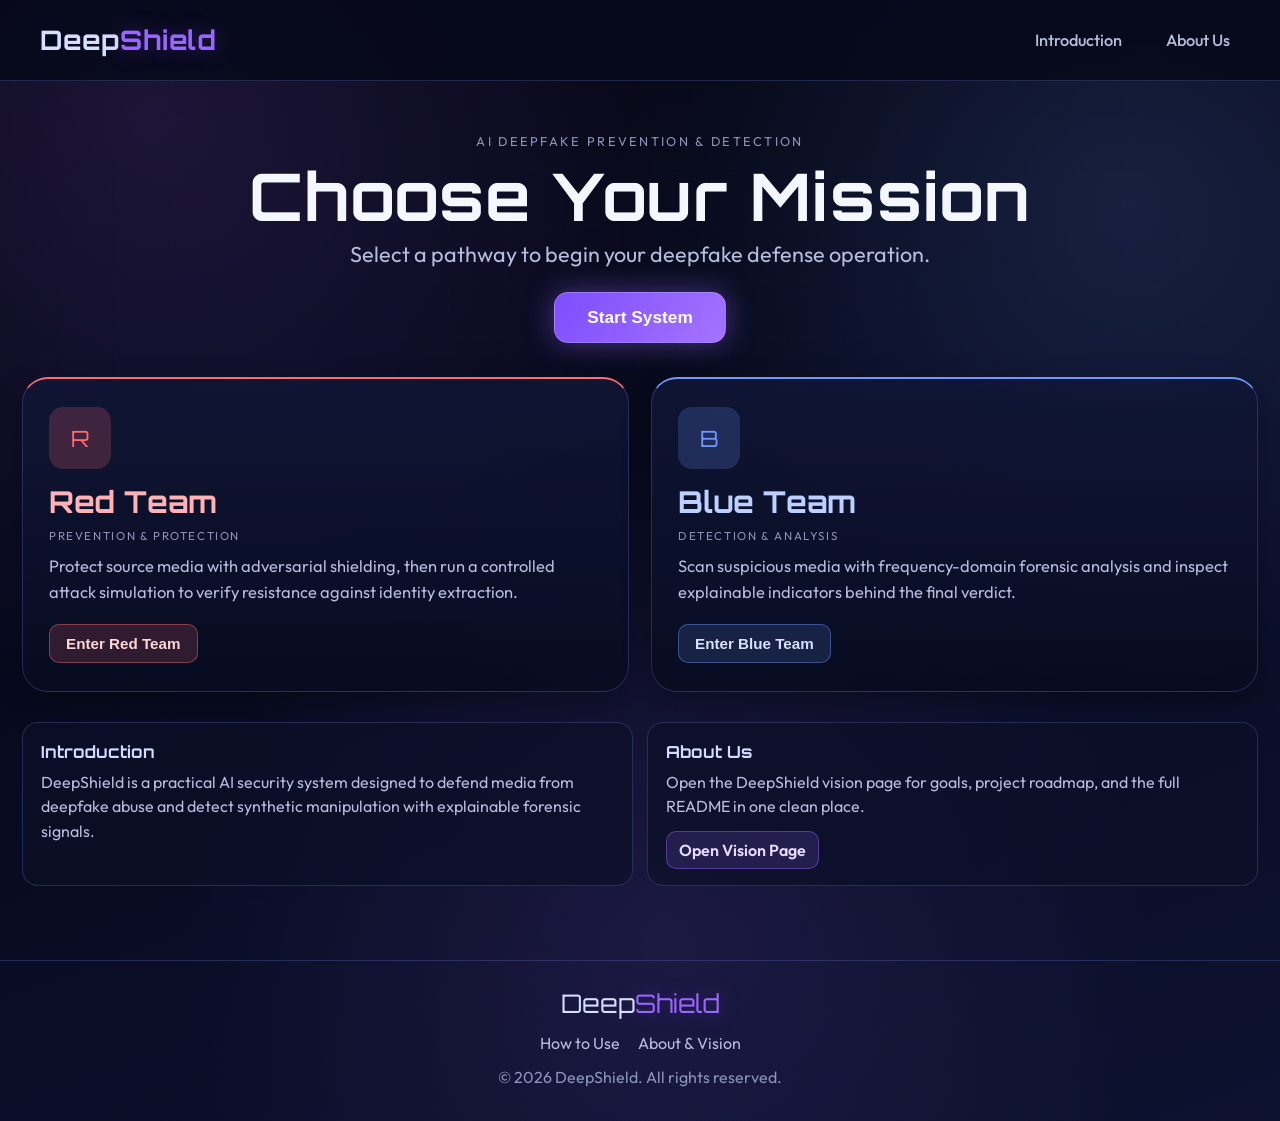
<file: templates/index.html>
<!DOCTYPE html>
<html lang="en">
<head>
    <meta charset="UTF-8">
    <meta name="viewport" content="width=device-width, initial-scale=1.0">
    <title>DeepShield | Mission Control</title>
    <meta name="description" content="DeepShield mission interface for deepfake prevention and forensic detection.">
    <link rel="preconnect" href="https://fonts.googleapis.com">
    <link rel="preconnect" href="https://fonts.gstatic.com" crossorigin>
    <link href="https://fonts.googleapis.com/css2?family=Orbitron:wght@500;700;800&family=Outfit:wght@300;400;500;600;700&display=swap" rel="stylesheet">
    <link rel="stylesheet" href="/static/style.css">
</head>
<body>
    <div class="app-shell">
        <header class="topbar">
            <button class="brand brand-button" id="brand-home" type="button" aria-label="Back to mission home">
                <span class="brand-core">Deep</span><span class="brand-accent">Shield</span>
            </button>
            <nav class="top-nav" aria-label="Primary">
                <button class="nav-link" type="button" data-scroll-target="introduction">Introduction</button>
                <a class="nav-link nav-link-anchor" href="/about">About Us</a>
            </nav>
        </header>

        <main>
            <section class="screen active" data-screen="landing" id="screen-landing">
                <section class="hero">
                    <p class="hero-kicker">AI Deepfake Prevention & Detection</p>
                    <h1 class="hero-title">Choose Your Mission</h1>
                    <p class="hero-subtitle">Select a pathway to begin your deepfake defense operation.</p>
                    <button id="start-system-btn" class="primary-cta" type="button">Start System</button>
                </section>

                <section class="mission-grid" id="mission-grid">
                    <article class="mission-card red">
                        <div class="mission-icon">R</div>
                        <h2>Red Team</h2>
                        <p class="mission-tag">Prevention & Protection</p>
                        <p class="mission-copy">
                            Protect source media with adversarial shielding, then run a controlled attack simulation
                            to verify resistance against identity extraction.
                        </p>
                        <button class="mission-btn red" type="button" data-open-screen="red">Enter Red Team</button>
                    </article>

                    <article class="mission-card blue">
                        <div class="mission-icon">B</div>
                        <h2>Blue Team</h2>
                        <p class="mission-tag">Detection & Analysis</p>
                        <p class="mission-copy">
                            Scan suspicious media with frequency-domain forensic analysis and inspect explainable
                            indicators behind the final verdict.
                        </p>
                        <button class="mission-btn blue" type="button" data-open-screen="blue">Enter Blue Team</button>
                    </article>
                </section>

                <section class="info-panels">
                    <article class="info-card" id="introduction">
                        <h3>Introduction</h3>
                        <p>
                            DeepShield is a practical AI security system designed to defend media from deepfake abuse
                            and detect synthetic manipulation with explainable forensic signals.
                        </p>
                    </article>
                    <article class="info-card" id="about">
                        <h3>About Us</h3>
                        <p>
                            Open the DeepShield vision page for goals, project roadmap, and the full README in one
                            clean place.
                        </p>
                        <a class="about-link-btn" href="/about">Open Vision Page</a>
                    </article>
                </section>
            </section>

            <section class="screen" data-screen="red" id="screen-red">
                <div class="workspace-head red">
                    <div>
                        <p class="workspace-label">Red Team</p>
                        <h2>Prevention & Protection Mission</h2>
                        <p>Secure source media before synthetic manipulation attempts.</p>
                    </div>
                    <button class="back-btn" type="button" data-open-screen="landing">Back to Mission</button>
                </div>

                <div class="tool-switch">
                    <button class="tool-btn red active" type="button" data-red-tool="protect">Protection</button>
                    <button class="tool-btn red" type="button" data-red-tool="swap">Attack Simulation</button>
                </div>

                <section class="tool-view active" data-red-view="protect">
                    <div class="panel">
                        <h3>Adversarial Protection</h3>
                        <p class="panel-sub">
                            Upload a face image to apply DeepShield adversarial protection with quality and identity
                            disruption metrics.
                        </p>
                        <div class="upload-zone" id="protect-upload" tabindex="0" role="button" aria-label="Upload image for protection">
                            <input type="file" id="protect-file" accept="image/*" hidden>
                            <div class="upload-placeholder" id="protect-placeholder">
                                <p class="upload-main">Drop image here</p>
                                <p class="upload-sub">or click to browse (JPG, PNG)</p>
                            </div>
                            <img id="protect-preview" class="upload-preview" alt="Protection preview">
                        </div>
                        <button class="action-btn red" id="protect-btn" type="button" disabled>
                            <span class="btn-text">Apply Protection</span>
                            <span class="btn-loading">Processing...</span>
                        </button>
                        <div class="task-progress" id="protect-progress-wrap" hidden>
                            <div class="task-progress-head">
                                <span id="protect-progress-label">Initializing...</span>
                                <strong id="protect-progress-value">0%</strong>
                            </div>
                            <div class="task-progress-track">
                                <div class="task-progress-fill red" id="protect-progress-fill"></div>
                            </div>
                        </div>
                        <p class="inline-error" id="protect-error" aria-live="polite"></p>
                    </div>

                    <section class="results-block" id="protect-results" hidden>
                        <h4>Protection Results</h4>
                        <div class="comparison-grid">
                            <article class="compare-card">
                                <p>Original</p>
                                <img id="result-original" alt="Original image">
                            </article>
                            <article class="compare-card">
                                <p>Protected</p>
                                <img id="result-protected" alt="Protected image">
                            </article>
                        </div>
                        <div class="metric-grid">
                            <article class="metric-card">
                                <h5>Visual Quality</h5>
                                <div class="metric-row">
                                    <span>PSNR</span>
                                    <div class="bar-wrap"><div class="bar good" id="bar-psnr"></div></div>
                                    <strong id="val-psnr">--</strong>
                                </div>
                                <div class="metric-row">
                                    <span>SSIM</span>
                                    <div class="bar-wrap"><div class="bar good" id="bar-ssim"></div></div>
                                    <strong id="val-ssim">--</strong>
                                </div>
                            </article>
                            <article class="metric-card">
                                <h5>Identity Disruption</h5>
                                <div class="metric-row">
                                    <span>ArcFace</span>
                                    <div class="bar-wrap"><div class="bar danger" id="bar-arcface"></div></div>
                                    <strong id="val-arcface">--</strong>
                                </div>
                                <div class="metric-row">
                                    <span>FaceNet</span>
                                    <div class="bar-wrap"><div class="bar danger" id="bar-facenet"></div></div>
                                    <strong id="val-facenet">--</strong>
                                </div>
                            </article>
                        </div>
                        <p class="elapsed" id="protect-elapsed"></p>
                    </section>
                </section>

                <section class="tool-view" data-red-view="swap">
                    <div class="panel">
                        <h3>Comparative Attack Simulation</h3>
                        <p class="panel-sub">
                            Run controlled swaps with clean and protected source media to compare identity transfer.
                        </p>
                        <div class="triple-upload">
                            <div class="small-upload">
                                <input type="file" id="swap-orig-file" accept="image/*" hidden>
                                <label for="swap-orig-file">Original Source</label>
                                <div class="upload-zone compact" id="swap-orig-upload" tabindex="0" role="button" aria-label="Upload original source image">
                                    <div class="upload-placeholder" id="swap-orig-placeholder">
                                        <p>Upload clean source</p>
                                    </div>
                                    <img id="swap-orig-preview" class="upload-preview" alt="Original source preview">
                                </div>
                            </div>
                            <div class="small-upload">
                                <input type="file" id="swap-prot-file" accept="image/*" hidden>
                                <label for="swap-prot-file">Protected Source</label>
                                <div class="upload-zone compact" id="swap-prot-upload" tabindex="0" role="button" aria-label="Upload protected source image">
                                    <div class="upload-placeholder" id="swap-prot-placeholder">
                                        <p>Upload protected source</p>
                                    </div>
                                    <img id="swap-prot-preview" class="upload-preview" alt="Protected source preview">
                                </div>
                            </div>
                            <div class="small-upload">
                                <input type="file" id="swap-target-file" accept="image/*" hidden>
                                <label for="swap-target-file">Target</label>
                                <div class="upload-zone compact" id="swap-target-upload" tabindex="0" role="button" aria-label="Upload target image">
                                    <div class="upload-placeholder" id="swap-target-placeholder">
                                        <p>Upload target image</p>
                                    </div>
                                    <img id="swap-target-preview" class="upload-preview" alt="Target preview">
                                </div>
                            </div>
                        </div>
                        <button class="action-btn red" id="swap-btn" type="button" disabled>
                            <span class="btn-text">Run Comparative Face Swap</span>
                            <span class="btn-loading">Simulating...</span>
                        </button>
                        <div class="task-progress" id="swap-progress-wrap" hidden>
                            <div class="task-progress-head">
                                <span id="swap-progress-label">Preparing simulation...</span>
                                <strong id="swap-progress-value">0%</strong>
                            </div>
                            <div class="task-progress-track">
                                <div class="task-progress-fill red" id="swap-progress-fill"></div>
                            </div>
                        </div>
                        <p class="inline-error" id="swap-error" aria-live="polite"></p>
                    </div>

                    <section class="results-block" id="swap-results" hidden>
                        <h4>Swap Results</h4>
                        <div class="swap-results-grid">
                            <article class="swap-card">
                                <header id="swap-clean-header">
                                    <span class="badge high">HIGH QUALITY</span>
                                </header>
                                <p class="swap-title">From Original (No Protection)</p>
                                <img id="swap-clean-img" alt="Clean swap result">
                                <div class="meter-row">
                                    <span>Identity Match</span>
                                    <div class="bar-wrap"><div class="bar good" id="conf-clean"></div></div>
                                    <strong id="conf-clean-val">--</strong>
                                </div>
                            </article>
                            <article class="swap-card">
                                <header id="swap-prot-header">
                                    <span class="badge degraded">DEGRADED</span>
                                </header>
                                <p class="swap-title">From Protected (DeepShield Active)</p>
                                <img id="swap-prot-img" alt="Protected swap result">
                                <div class="meter-row">
                                    <span>Identity Match</span>
                                    <div class="bar-wrap"><div class="bar danger" id="conf-prot"></div></div>
                                    <strong id="conf-prot-val">--</strong>
                                </div>
                            </article>
                        </div>
                        <p class="elapsed" id="swap-elapsed"></p>
                    </section>
                </section>
            </section>

            <section class="screen" data-screen="blue" id="screen-blue">
                <div class="workspace-head blue">
                    <div>
                        <p class="workspace-label">Blue Team</p>
                        <h2>Detection & Analysis Mission</h2>
                        <p>Scan media for synthetic manipulation with explainable forensic indicators.</p>
                    </div>
                    <button class="back-btn" type="button" data-open-screen="landing">Back to Mission</button>
                </div>

                <div class="blue-layout">
                    <div class="blue-main">
                        <div class="panel">
                            <h3>Deep Scan</h3>
                            <p class="panel-sub">Upload media and run forensic detection pipeline analysis.</p>
                            <div class="upload-zone" id="detect-upload" tabindex="0" role="button" aria-label="Upload image for deepfake detection">
                                <input type="file" id="detect-file" accept="image/*" hidden>
                                <div class="upload-placeholder" id="detect-placeholder">
                                    <p class="upload-main">Drop media to scan</p>
                                    <p class="upload-sub">or click to browse (JPG, PNG)</p>
                                </div>
                                <img id="detect-preview" class="upload-preview" alt="Detection preview">
                            </div>
                            <button class="action-btn blue" id="detect-btn" type="button" disabled>
                                <span class="btn-text">Run Detection</span>
                                <span class="btn-loading">Analyzing...</span>
                            </button>
                            <div class="task-progress" id="detect-progress-wrap" hidden>
                                <div class="task-progress-head">
                                    <span id="detect-progress-label">Preparing forensic scan...</span>
                                    <strong id="detect-progress-value">0%</strong>
                                </div>
                                <div class="task-progress-track">
                                    <div class="task-progress-fill blue" id="detect-progress-fill"></div>
                                </div>
                            </div>
                            <p class="inline-error" id="detect-error" aria-live="polite"></p>
                        </div>

                        <section class="results-block" id="detect-results" hidden>
                            <h4>Detection Results</h4>
                            <div class="verdict-card" id="verdict-card">
                                <p class="verdict-label" id="verdict-label">UNKNOWN</p>
                                <p class="verdict-confidence" id="verdict-confidence">Confidence: --</p>
                            </div>
                            <article class="reason-card">
                                <h5>Forensic Reasoning</h5>
                                <p id="detect-summary">Run a scan to see detailed reasoning.</p>
                                <ul id="detect-reasons"></ul>
                            </article>
                            <div class="detect-grid">
                                <article class="spectrum-card">
                                    <h5>FFT Spectrum</h5>
                                    <img id="spectrum-img" alt="Frequency spectrum">
                                </article>
                                <article class="analysis-card">
                                    <h5>Signal Breakdown</h5>
                                    <div class="analysis-row">
                                        <span>Frequency</span>
                                        <div class="bar-wrap"><div class="bar danger" id="abar-frequency"></div></div>
                                        <strong id="aval-frequency">--</strong>
                                    </div>
                                    <div class="analysis-row">
                                        <span>Noise</span>
                                        <div class="bar-wrap"><div class="bar danger" id="abar-noise"></div></div>
                                        <strong id="aval-noise">--</strong>
                                    </div>
                                    <div class="analysis-row">
                                        <span>Boundary</span>
                                        <div class="bar-wrap"><div class="bar danger" id="abar-boundary"></div></div>
                                        <strong id="aval-boundary">--</strong>
                                    </div>
                                    <div class="analysis-row">
                                        <span>Sharpness</span>
                                        <div class="bar-wrap"><div class="bar danger" id="abar-sharpness"></div></div>
                                        <strong id="aval-sharpness">--</strong>
                                    </div>
                                    <div class="analysis-row">
                                        <span>Compression</span>
                                        <div class="bar-wrap"><div class="bar danger" id="abar-compression"></div></div>
                                        <strong id="aval-compression">--</strong>
                                    </div>
                                    <div class="analysis-row">
                                        <span>Color Consistency</span>
                                        <div class="bar-wrap"><div class="bar danger" id="abar-color"></div></div>
                                        <strong id="aval-color">--</strong>
                                    </div>
                                </article>
                            </div>
                            <p class="elapsed" id="detect-elapsed"></p>
                        </section>
                    </div>

                    <aside class="pipeline-rail" id="pipeline-rail">
                        <header>
                            <h4>Detection Pipeline</h4>
                            <div class="pipeline-meta">
                                <span id="pipe-progress-count">0 / 7 stages</span>
                                <span id="pipe-timer">00:00</span>
                            </div>
                            <div class="pipe-progress-bar">
                                <div id="pipe-progress-fill"></div>
                            </div>
                        </header>
                        <ol id="detect-pipeline">
                            <li class="pipeline-stage pending" data-stage-index="0">
                                <span class="stage-name">Input normalization</span>
                                <span class="stage-status">PENDING</span>
                            </li>
                            <li class="pipeline-stage pending" data-stage-index="1">
                                <span class="stage-name">FFT spectrum extraction</span>
                                <span class="stage-status">PENDING</span>
                            </li>
                            <li class="pipeline-stage pending" data-stage-index="2">
                                <span class="stage-name">Frequency anomaly scoring</span>
                                <span class="stage-status">PENDING</span>
                            </li>
                            <li class="pipeline-stage pending" data-stage-index="3">
                                <span class="stage-name">Noise consistency scoring</span>
                                <span class="stage-status">PENDING</span>
                            </li>
                            <li class="pipeline-stage pending" data-stage-index="4">
                                <span class="stage-name">Boundary artifact scoring</span>
                                <span class="stage-status">PENDING</span>
                            </li>
                            <li class="pipeline-stage pending" data-stage-index="5">
                                <span class="stage-name">Sharpness mismatch scoring</span>
                                <span class="stage-status">PENDING</span>
                            </li>
                            <li class="pipeline-stage pending" data-stage-index="6">
                                <span class="stage-name">Verdict assembly</span>
                                <span class="stage-status">PENDING</span>
                            </li>
                        </ol>
                    </aside>
                </div>
            </section>
        </main>

        <footer class="site-footer">
            <div class="footer-brand">
                <span class="brand-core">Deep</span><span class="brand-accent">Shield</span>
            </div>
            <nav class="footer-links">
                <a href="#introduction">How to Use</a>
                <a href="/about">About & Vision</a>
            </nav>
            <p>&copy; 2026 DeepShield. All rights reserved.</p>
        </footer>
    </div>

    <script src="/static/app.js"></script>
</body>
</html>
</file>
<file: static/style.css>
:root {
    --bg-0: #02030a;
    --bg-1: #070a1f;
    --bg-2: #0d1230;
    --surface: rgba(15, 20, 47, 0.78);
    --surface-strong: rgba(18, 24, 58, 0.94);
    --surface-soft: rgba(12, 16, 39, 0.72);
    --border: rgba(132, 152, 255, 0.22);
    --border-strong: rgba(166, 182, 255, 0.35);
    --text-main: #f5f7ff;
    --text-dim: #b5bcdc;
    --text-soft: #8b93b8;
    --brand-purple: #9a66ff;
    --brand-glow: rgba(154, 102, 255, 0.35);
    --red-main: #ff6b72;
    --red-soft: rgba(255, 107, 114, 0.2);
    --blue-main: #6e98ff;
    --blue-soft: rgba(110, 152, 255, 0.2);
    --green: #37dc92;
    --orange: #ffc251;
    --danger: #ff636f;
    --radius-lg: 26px;
    --radius-md: 16px;
    --radius-sm: 12px;
    --shadow-lg: 0 18px 60px rgba(0, 0, 0, 0.45);
    --shadow-soft: 0 8px 28px rgba(0, 0, 0, 0.28);
}

* {
    box-sizing: border-box;
}

html, body {
    margin: 0;
    min-height: 100%;
}

body {
    font-family: "Outfit", "Segoe UI", sans-serif;
    color: var(--text-main);
    background:
        radial-gradient(circle at 12% 10%, rgba(154, 102, 255, 0.17), transparent 38%),
        radial-gradient(circle at 88% 18%, rgba(110, 152, 255, 0.16), transparent 35%),
        radial-gradient(circle at 52% 84%, rgba(154, 102, 255, 0.12), transparent 42%),
        linear-gradient(160deg, var(--bg-0), var(--bg-1) 45%, var(--bg-2));
    overflow-x: hidden;
}

body::before {
    content: "";
    position: fixed;
    inset: 0;
    pointer-events: none;
    background:
        linear-gradient(rgba(124, 130, 188, 0.08) 1px, transparent 1px),
        linear-gradient(90deg, rgba(124, 130, 188, 0.08) 1px, transparent 1px);
    background-size: 56px 56px;
    mask-image: radial-gradient(circle at center, black 24%, transparent 88%);
    opacity: 0.28;
}

.app-shell {
    position: relative;
    z-index: 1;
}

.topbar {
    position: sticky;
    top: 0;
    z-index: 60;
    display: flex;
    align-items: center;
    justify-content: space-between;
    gap: 20px;
    padding: 20px 34px;
    border-bottom: 1px solid var(--border);
    background: rgba(6, 10, 27, 0.88);
    backdrop-filter: blur(14px);
}

.brand {
    font-family: "Orbitron", "Outfit", sans-serif;
    font-size: clamp(1.35rem, 1.2rem + 0.6vw, 1.9rem);
    font-weight: 700;
    letter-spacing: 0.03em;
}

.brand-button {
    border: 0;
    background: transparent;
    color: inherit;
    cursor: pointer;
}

.brand-core {
    color: #d7deff;
}

.brand-accent {
    color: var(--brand-purple);
    text-shadow: 0 0 22px var(--brand-glow);
}

.top-nav {
    display: flex;
    gap: 12px;
    flex-wrap: wrap;
    justify-content: flex-end;
}

.nav-link {
    font-family: "Outfit", sans-serif;
    font-size: 1.02rem;
    font-weight: 500;
    color: var(--text-dim);
    background: transparent;
    border: 1px solid transparent;
    border-radius: 999px;
    padding: 9px 15px;
    cursor: pointer;
    transition: all 0.22s ease;
}

.nav-link-anchor {
    text-decoration: none;
    display: inline-flex;
    align-items: center;
    justify-content: center;
}

.nav-link:hover {
    color: var(--text-main);
    border-color: var(--border);
    background: rgba(130, 143, 220, 0.12);
}

main {
    width: min(1240px, calc(100% - 44px));
    margin: 0 auto;
    padding: 34px 0 34px;
}

.screen {
    display: none;
    animation: screenIn 0.45s ease;
}

.screen.active {
    display: block;
}

@keyframes screenIn {
    from {
        opacity: 0;
        transform: translateY(14px);
    }
    to {
        opacity: 1;
        transform: translateY(0);
    }
}

.hero {
    margin-top: 18px;
    text-align: center;
    animation: heroRise 0.7s ease;
}

@keyframes heroRise {
    from {
        opacity: 0;
        transform: translateY(20px);
    }
    to {
        opacity: 1;
        transform: translateY(0);
    }
}

.hero-kicker {
    margin: 0;
    color: var(--text-soft);
    letter-spacing: 0.18em;
    text-transform: uppercase;
    font-size: 0.8rem;
}

.hero-title {
    margin: 12px 0 8px;
    font-family: "Orbitron", sans-serif;
    font-size: clamp(2.2rem, 1.45rem + 3.6vw, 4.1rem);
    line-height: 1.08;
    letter-spacing: 0.02em;
}

.hero-subtitle {
    margin: 0 auto;
    max-width: 760px;
    color: var(--text-dim);
    font-size: clamp(1rem, 0.95rem + 0.5vw, 1.35rem);
}

.primary-cta {
    margin-top: 24px;
    border: 1px solid rgba(173, 147, 255, 0.58);
    background: linear-gradient(125deg, #7e4dff, #a573ff);
    color: #ffffff;
    border-radius: 14px;
    padding: 14px 32px;
    font-size: 1.08rem;
    font-weight: 600;
    cursor: pointer;
    box-shadow: 0 0 30px rgba(154, 102, 255, 0.44);
    transition: transform 0.22s ease, box-shadow 0.22s ease;
}

.primary-cta:hover {
    transform: translateY(-2px);
    box-shadow: 0 0 42px rgba(154, 102, 255, 0.55);
}

.mission-grid {
    margin-top: 34px;
    display: grid;
    grid-template-columns: repeat(2, minmax(0, 1fr));
    gap: 22px;
}

.mission-card {
    background: linear-gradient(180deg, rgba(16, 22, 54, 0.88), rgba(8, 12, 33, 0.94));
    border: 1px solid var(--border);
    border-radius: var(--radius-lg);
    padding: 28px 26px;
    box-shadow: var(--shadow-soft);
    transition: transform 0.24s ease, border-color 0.24s ease, box-shadow 0.24s ease;
}

.mission-card:hover {
    transform: translateY(-4px);
    border-color: var(--border-strong);
    box-shadow: var(--shadow-lg);
}

.mission-card.red {
    border-top: 2px solid var(--red-main);
}

.mission-card.blue {
    border-top: 2px solid var(--blue-main);
}

.mission-icon {
    width: 62px;
    height: 62px;
    border-radius: 14px;
    display: grid;
    place-items: center;
    font-family: "Orbitron", sans-serif;
    font-size: 1.4rem;
    margin-bottom: 14px;
}

.mission-card.red .mission-icon {
    background: var(--red-soft);
    color: var(--red-main);
}

.mission-card.blue .mission-icon {
    background: var(--blue-soft);
    color: var(--blue-main);
}

.mission-card h2 {
    margin: 0;
    font-family: "Orbitron", sans-serif;
    font-size: clamp(1.55rem, 1.4rem + 0.6vw, 2rem);
}

.mission-card.red h2 {
    color: #ffb2b5;
}

.mission-card.blue h2 {
    color: #bdd0ff;
}

.mission-tag {
    margin: 8px 0 10px;
    color: var(--text-soft);
    text-transform: uppercase;
    letter-spacing: 0.14em;
    font-size: 0.72rem;
}

.mission-copy {
    margin: 0;
    color: var(--text-dim);
    font-size: 1.03rem;
    line-height: 1.6;
}

.mission-btn {
    margin-top: 18px;
    padding: 10px 16px;
    border-radius: 10px;
    border: 1px solid transparent;
    font-weight: 600;
    font-size: 0.95rem;
    cursor: pointer;
    transition: transform 0.2s ease, box-shadow 0.2s ease;
}

.mission-btn.red {
    background: rgba(255, 107, 114, 0.16);
    border-color: rgba(255, 107, 114, 0.42);
    color: #ffd6d8;
}

.mission-btn.blue {
    background: rgba(110, 152, 255, 0.15);
    border-color: rgba(110, 152, 255, 0.42);
    color: #d7e2ff;
}

.mission-btn:hover {
    transform: translateY(-1px);
}

.info-panels {
    margin-top: 30px;
    display: grid;
    gap: 14px;
    grid-template-columns: repeat(2, minmax(0, 1fr));
}

.info-card {
    background: var(--surface-soft);
    border: 1px solid var(--border);
    border-radius: var(--radius-md);
    padding: 18px 18px 16px;
}

.info-card h3 {
    margin: 0 0 8px;
    font-family: "Orbitron", sans-serif;
    font-size: 1.04rem;
    color: #d3dbff;
}

.info-card p {
    margin: 0;
    color: var(--text-dim);
    line-height: 1.55;
}

.about-link-btn {
    margin-top: 12px;
    display: inline-flex;
    align-items: center;
    justify-content: center;
    padding: 8px 12px;
    border-radius: 10px;
    border: 1px solid rgba(154, 102, 255, 0.42);
    background: rgba(154, 102, 255, 0.16);
    color: #e7dcff;
    text-decoration: none;
    font-weight: 600;
}

.workspace-head {
    display: flex;
    align-items: flex-start;
    justify-content: space-between;
    gap: 18px;
    margin-bottom: 18px;
}

.workspace-head h2 {
    margin: 4px 0 7px;
    font-family: "Orbitron", sans-serif;
    font-size: clamp(1.7rem, 1.5rem + 0.8vw, 2.3rem);
}

.workspace-head p {
    margin: 0;
    color: var(--text-dim);
}

.workspace-label {
    margin: 0;
    font-family: "Orbitron", sans-serif;
    text-transform: uppercase;
    letter-spacing: 0.12em;
    font-size: 0.8rem;
}

.workspace-head.red .workspace-label {
    color: #ffb6bb;
}

.workspace-head.blue .workspace-label {
    color: #b9caff;
}

.back-btn {
    border: 1px solid var(--border);
    background: rgba(20, 28, 64, 0.72);
    color: var(--text-main);
    border-radius: 999px;
    padding: 10px 16px;
    font-weight: 600;
    cursor: pointer;
    white-space: nowrap;
}

.tool-switch {
    display: inline-flex;
    gap: 8px;
    padding: 8px;
    border-radius: 999px;
    border: 1px solid var(--border);
    background: rgba(7, 11, 29, 0.72);
    margin-bottom: 18px;
}

.tool-btn {
    border: 1px solid transparent;
    border-radius: 999px;
    background: transparent;
    color: var(--text-soft);
    padding: 10px 18px;
    font-weight: 600;
    cursor: pointer;
}

.tool-btn.red.active {
    background: var(--red-soft);
    color: #ffd6d8;
    border-color: rgba(255, 107, 114, 0.42);
}

.tool-btn.blue.active {
    background: var(--blue-soft);
    color: #d9e4ff;
    border-color: rgba(110, 152, 255, 0.42);
}

.tool-view {
    display: none;
    gap: 18px;
}

.tool-view.active {
    display: grid;
}

.panel {
    background: var(--surface);
    border: 1px solid var(--border);
    border-radius: var(--radius-lg);
    padding: 22px;
}

.panel h3 {
    margin: 0 0 6px;
    font-family: "Orbitron", sans-serif;
    font-size: 1.45rem;
}

.panel-sub {
    margin: 0 0 14px;
    color: var(--text-dim);
}

.upload-zone {
    position: relative;
    border: 1px dashed rgba(180, 196, 255, 0.38);
    border-radius: var(--radius-md);
    min-height: 240px;
    display: grid;
    place-items: center;
    padding: 18px;
    background: rgba(9, 13, 33, 0.72);
    transition: border-color 0.2s ease, box-shadow 0.2s ease;
    cursor: pointer;
}

.upload-zone.compact {
    min-height: 180px;
}

.upload-zone:hover {
    border-color: rgba(173, 184, 255, 0.62);
    box-shadow: 0 0 0 1px rgba(173, 184, 255, 0.18) inset;
}

.upload-zone.dragover {
    border-color: rgba(183, 193, 255, 0.86);
    box-shadow: 0 0 0 1px rgba(183, 193, 255, 0.3) inset, 0 0 30px rgba(125, 145, 255, 0.24);
}

.upload-zone:focus-visible {
    outline: 2px solid rgba(183, 193, 255, 0.86);
    outline-offset: 2px;
}

.upload-zone.has-image .upload-placeholder {
    display: none;
}

.upload-zone:not(.has-image) .upload-preview {
    display: none;
}

.upload-placeholder {
    text-align: center;
}

.upload-main {
    margin: 0;
    font-size: 1.4rem;
    font-weight: 600;
    color: #eaf0ff;
}

.upload-sub {
    margin: 8px 0 0;
    color: var(--text-soft);
}

.upload-preview {
    width: 100%;
    max-height: 340px;
    object-fit: contain;
    border-radius: 12px;
}

.action-btn {
    margin-top: 14px;
    border: 1px solid transparent;
    border-radius: 12px;
    padding: 12px 20px;
    font-weight: 600;
    font-size: 1rem;
    cursor: pointer;
    transition: transform 0.2s ease, box-shadow 0.2s ease;
    position: relative;
}

.action-btn.red {
    background: linear-gradient(130deg, #6f1927, #9d2f46);
    border-color: rgba(255, 123, 136, 0.54);
    color: #ffe4e7;
}

.action-btn.blue {
    background: linear-gradient(130deg, #20396b, #3557a1);
    border-color: rgba(131, 165, 255, 0.58);
    color: #ecf2ff;
}

.action-btn:disabled {
    opacity: 0.45;
    cursor: not-allowed;
}

.action-btn:not(:disabled):hover {
    transform: translateY(-1px);
}

.action-btn .btn-loading {
    display: none;
}

.action-btn.loading .btn-text {
    display: none;
}

.action-btn.loading .btn-loading {
    display: inline;
}

.inline-error {
    min-height: 22px;
    margin: 8px 2px 0;
    color: #ff8e98;
    font-weight: 500;
}

.task-progress {
    margin-top: 12px;
    padding: 10px 12px;
    border-radius: 12px;
    border: 1px solid var(--border);
    background: rgba(10, 15, 36, 0.76);
}

.task-progress-head {
    display: flex;
    align-items: center;
    justify-content: space-between;
    gap: 10px;
    margin-bottom: 8px;
    font-size: 0.9rem;
    color: var(--text-dim);
}

.task-progress-track {
    height: 8px;
    border-radius: 999px;
    background: rgba(109, 123, 178, 0.24);
    overflow: hidden;
}

.task-progress-fill {
    width: 0%;
    height: 100%;
    border-radius: inherit;
    transition: width 0.35s ease;
}

.task-progress-fill.red {
    background: linear-gradient(90deg, #ff6d7c, #ff9a66);
}

.task-progress-fill.blue {
    background: linear-gradient(90deg, #7aa1ff, #97b7ff);
}

.results-block {
    margin-top: 16px;
    background: var(--surface-strong);
    border: 1px solid var(--border);
    border-radius: var(--radius-lg);
    padding: 22px;
}

.results-block h4 {
    margin: 0 0 14px;
    font-family: "Orbitron", sans-serif;
    font-size: 1.2rem;
}

.comparison-grid {
    display: grid;
    grid-template-columns: repeat(2, minmax(0, 1fr));
    gap: 14px;
}

.compare-card,
.swap-card,
.metric-card,
.analysis-card,
.spectrum-card {
    background: rgba(15, 22, 51, 0.72);
    border: 1px solid var(--border);
    border-radius: 14px;
    padding: 14px;
}

.compare-card p {
    margin: 0 0 8px;
    color: var(--text-soft);
    font-size: 0.82rem;
    text-transform: uppercase;
    letter-spacing: 0.1em;
}

.compare-card img,
.swap-card img {
    width: 100%;
    max-height: 300px;
    object-fit: contain;
    border-radius: 10px;
}

.metric-grid {
    margin-top: 14px;
    display: grid;
    gap: 14px;
    grid-template-columns: repeat(2, minmax(0, 1fr));
}

.metric-card h5,
.analysis-card h5,
.spectrum-card h5 {
    margin: 0 0 12px;
    font-family: "Orbitron", sans-serif;
    color: #d4ddff;
}

.metric-row,
.analysis-row,
.meter-row {
    display: grid;
    grid-template-columns: 86px 1fr 64px;
    align-items: center;
    gap: 10px;
    margin-bottom: 10px;
}

.bar-wrap {
    height: 8px;
    border-radius: 999px;
    background: rgba(122, 135, 183, 0.22);
    overflow: hidden;
}

.bar {
    width: 0%;
    height: 100%;
    border-radius: 999px;
    transition: width 0.7s cubic-bezier(0.2, 0.65, 0.2, 1);
}

.bar.good {
    background: linear-gradient(90deg, #2ad881, #44f0aa);
}

.bar.danger {
    background: linear-gradient(90deg, #ff6f82, #ff9a66);
}

.elapsed {
    text-align: right;
    color: var(--text-soft);
    margin: 10px 0 0;
}

.triple-upload {
    display: grid;
    grid-template-columns: repeat(3, minmax(0, 1fr));
    gap: 12px;
}

.small-upload label {
    display: inline-block;
    margin-bottom: 6px;
    color: var(--text-dim);
    font-size: 0.95rem;
}

.swap-results-grid {
    display: grid;
    grid-template-columns: repeat(2, minmax(0, 1fr));
    gap: 14px;
}

.swap-title {
    margin: 8px 0;
    color: var(--text-dim);
    font-size: 0.9rem;
}

.badge {
    display: inline-block;
    padding: 5px 13px;
    border-radius: 999px;
    font-size: 0.75rem;
    font-weight: 700;
    letter-spacing: 0.08em;
}

.badge.high {
    color: #57f0b0;
    border: 1px solid rgba(87, 240, 176, 0.48);
    background: rgba(57, 229, 157, 0.15);
}

.badge.degraded {
    color: #ffca67;
    border: 1px solid rgba(255, 202, 103, 0.45);
    background: rgba(255, 202, 103, 0.14);
}

.badge.failed {
    color: #ff909f;
    border: 1px solid rgba(255, 144, 159, 0.5);
    background: rgba(255, 144, 159, 0.16);
}

.blue-layout {
    display: grid;
    grid-template-columns: 1.35fr 0.85fr;
    gap: 16px;
}

.blue-main {
    min-width: 0;
}

.detect-grid {
    display: grid;
    gap: 14px;
    grid-template-columns: minmax(230px, 1fr) minmax(240px, 1fr);
}

.verdict-card {
    margin-bottom: 14px;
    padding: 18px;
    border-radius: 14px;
    text-align: center;
    border: 1px solid var(--border);
    background: rgba(14, 21, 48, 0.78);
}

.verdict-card.real {
    border-color: rgba(80, 224, 162, 0.56);
    background: rgba(34, 85, 66, 0.27);
}

.verdict-card.fake {
    border-color: rgba(255, 107, 114, 0.6);
    background: rgba(108, 37, 49, 0.28);
}

.verdict-label {
    margin: 0;
    font-family: "Orbitron", sans-serif;
    font-size: 1.8rem;
}

.verdict-confidence {
    margin: 4px 0 0;
    color: var(--text-dim);
}

.reason-card {
    margin-bottom: 14px;
    padding: 14px;
    border-radius: 14px;
    border: 1px solid var(--border);
    background: rgba(14, 21, 48, 0.74);
}

.reason-card h5 {
    margin: 0 0 8px;
    font-family: "Orbitron", sans-serif;
    color: #d5deff;
}

#detect-summary {
    margin: 0;
    color: var(--text-dim);
    line-height: 1.5;
}

#detect-reasons {
    margin: 10px 0 0;
    padding-left: 18px;
    color: #c4ceef;
}

#detect-reasons li {
    margin-bottom: 6px;
}

.spectrum-card img {
    width: 100%;
    border-radius: 10px;
    background: #050814;
}

.pipeline-rail {
    background: var(--surface-strong);
    border: 1px solid var(--border);
    border-radius: var(--radius-lg);
    padding: 16px;
    height: fit-content;
    position: sticky;
    top: 95px;
}

.pipeline-rail h4 {
    margin: 0 0 8px;
    font-family: "Orbitron", sans-serif;
}

.pipeline-meta {
    display: flex;
    justify-content: space-between;
    color: var(--text-soft);
    font-size: 0.9rem;
}

.pipe-progress-bar {
    margin-top: 8px;
    height: 8px;
    border-radius: 999px;
    background: rgba(129, 146, 201, 0.22);
    overflow: hidden;
}

#pipe-progress-fill {
    width: 0%;
    height: 100%;
    background: linear-gradient(90deg, #7aa1ff, #9f73ff);
    transition: width 0.35s ease;
}

#detect-pipeline {
    margin: 14px 0 0;
    padding: 0;
    list-style: none;
    display: grid;
    gap: 10px;
}

.pipeline-stage {
    display: grid;
    grid-template-columns: 1fr auto;
    gap: 8px;
    align-items: center;
    border: 1px solid var(--border);
    border-radius: 12px;
    padding: 10px 12px;
    background: rgba(11, 16, 40, 0.8);
}

.stage-name {
    color: var(--text-dim);
    font-size: 0.94rem;
}

.stage-status {
    font-size: 0.72rem;
    letter-spacing: 0.09em;
    font-weight: 700;
    color: #9ca6cf;
}

.pipeline-stage.running {
    border-color: rgba(122, 161, 255, 0.58);
    box-shadow: 0 0 0 1px rgba(122, 161, 255, 0.2) inset;
    animation: stagePulse 1.2s ease-in-out infinite;
}

.pipeline-stage.running .stage-status {
    color: #8fb3ff;
}

.pipeline-stage.done {
    border-color: rgba(73, 220, 158, 0.48);
}

.pipeline-stage.done .stage-status {
    color: #58eca9;
}

.pipeline-stage.failed {
    border-color: rgba(255, 108, 122, 0.56);
}

.pipeline-stage.failed .stage-status {
    color: #ff8e99;
}

@keyframes stagePulse {
    0% { box-shadow: 0 0 0 1px rgba(122, 161, 255, 0.2) inset; }
    50% { box-shadow: 0 0 0 1px rgba(122, 161, 255, 0.35) inset, 0 0 18px rgba(122, 161, 255, 0.25); }
    100% { box-shadow: 0 0 0 1px rgba(122, 161, 255, 0.2) inset; }
}

.site-footer {
    margin-top: 40px;
    border-top: 1px solid var(--border);
    padding: 26px 20px 34px;
    text-align: center;
}

.footer-brand {
    font-family: "Orbitron", sans-serif;
    font-size: 1.6rem;
}

.footer-links {
    margin: 14px 0;
    display: flex;
    justify-content: center;
    gap: 18px;
    flex-wrap: wrap;
}

.footer-links a {
    color: var(--text-dim);
    text-decoration: none;
}

.footer-links a:hover {
    color: #dde5ff;
}

.site-footer p {
    margin: 0;
    color: var(--text-soft);
}

.about-main {
    width: min(1240px, calc(100% - 44px));
    margin: 0 auto;
    padding: 28px 0 34px;
}

.about-grid {
    display: grid;
    gap: 16px;
    grid-template-columns: 0.8fr 1.2fr;
}

.about-card {
    background: var(--surface-strong);
    border: 1px solid var(--border);
    border-radius: var(--radius-lg);
    padding: 20px;
}

.about-card h2 {
    margin: 0 0 10px;
    font-family: "Orbitron", sans-serif;
    color: #dfe6ff;
}

.about-card ul {
    margin: 0;
    padding-left: 20px;
    color: var(--text-dim);
}

.about-card li {
    margin-bottom: 8px;
}

.readme-render {
    max-height: 68vh;
    overflow: auto;
    padding-right: 6px;
}

.readme-render h1,
.readme-render h2,
.readme-render h3,
.readme-render h4 {
    margin: 14px 0 8px;
    font-family: "Orbitron", sans-serif;
    color: #e4ebff;
}

.readme-render p,
.readme-render li {
    color: var(--text-dim);
    line-height: 1.55;
}

.readme-render ul,
.readme-render ol {
    padding-left: 20px;
}

.md-code {
    margin: 10px 0;
    padding: 12px;
    border-radius: 12px;
    border: 1px solid var(--border);
    background: rgba(7, 11, 30, 0.9);
    color: #d5e0ff;
    overflow: auto;
}

@media (max-width: 1040px) {
    .blue-layout {
        grid-template-columns: 1fr;
    }

    .pipeline-rail {
        position: static;
    }
}

@media (max-width: 840px) {
    .mission-grid,
    .metric-grid,
    .comparison-grid,
    .swap-results-grid,
    .detect-grid,
    .info-panels,
    .about-grid {
        grid-template-columns: 1fr;
    }

    .triple-upload {
        grid-template-columns: 1fr;
    }

    .workspace-head {
        flex-direction: column;
    }

    .topbar {
        padding: 14px 16px;
    }

    main {
        width: min(1240px, calc(100% - 20px));
    }
}
</file>
